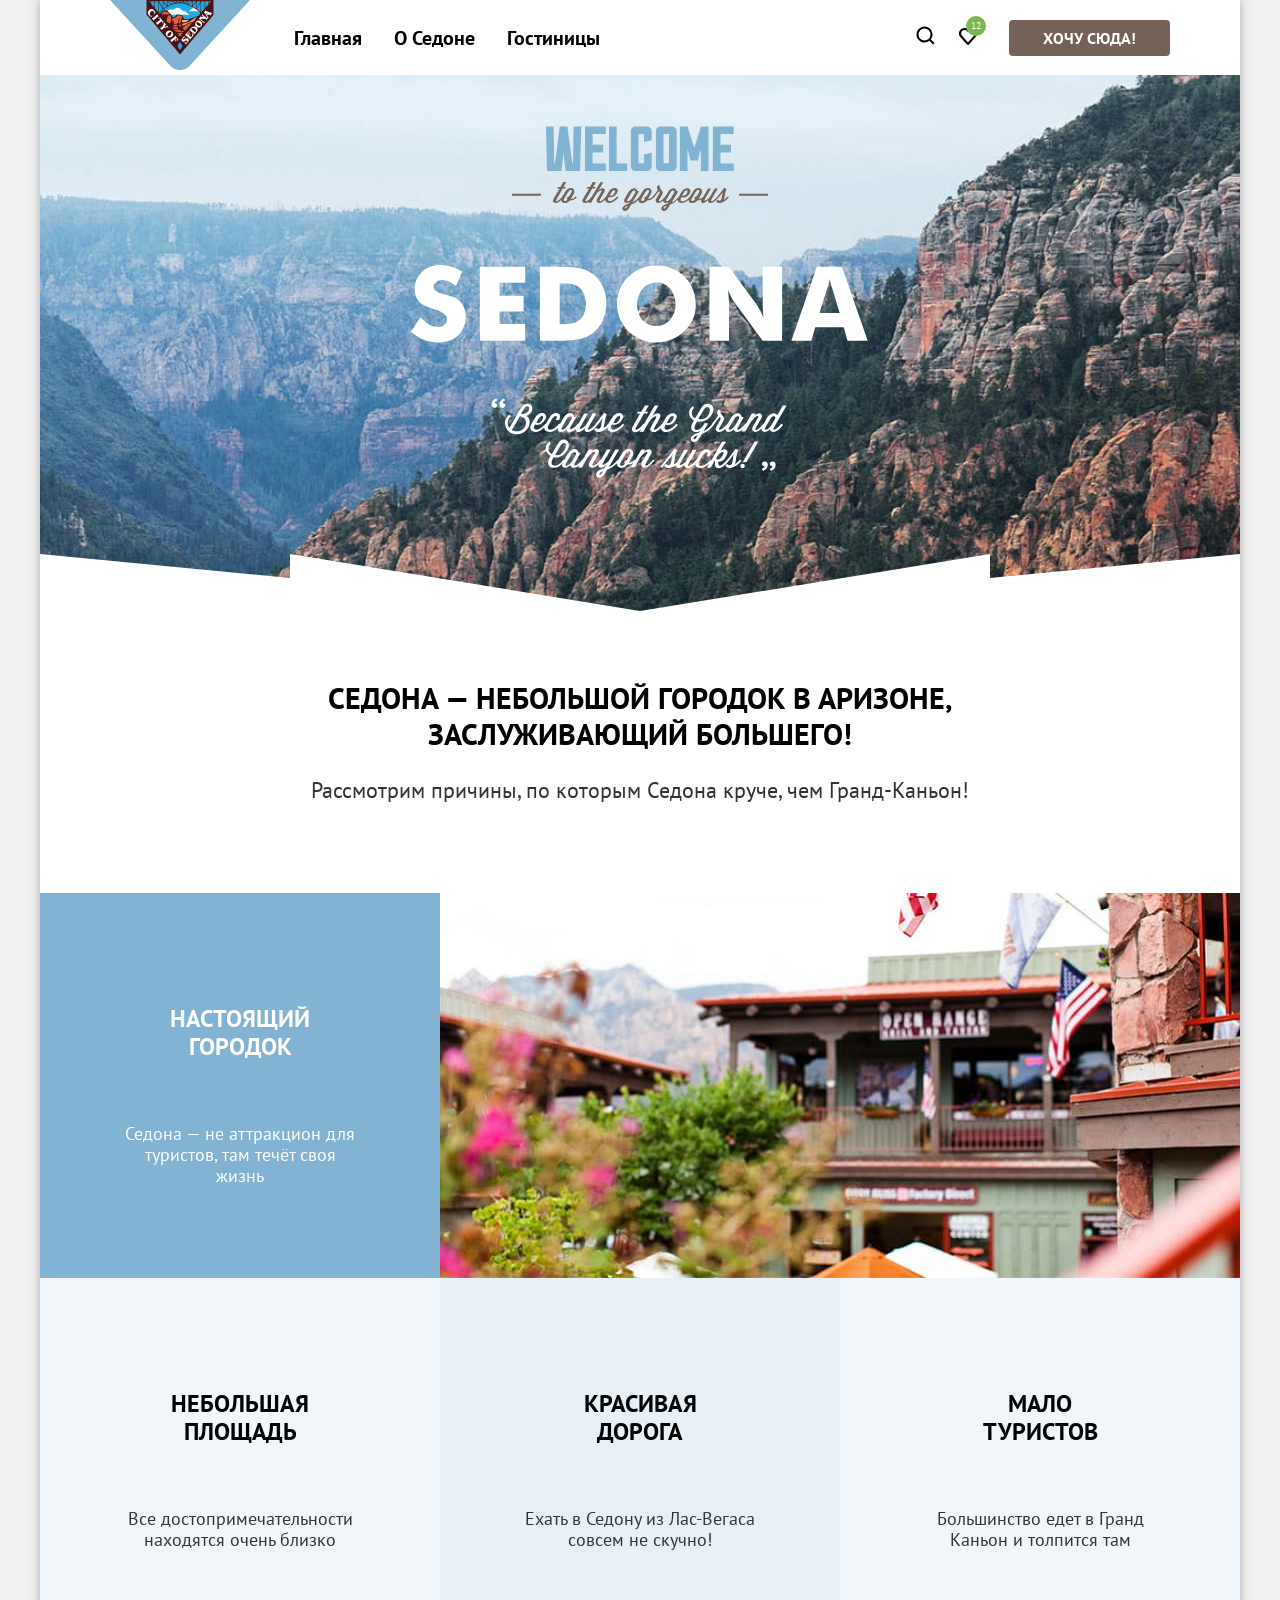
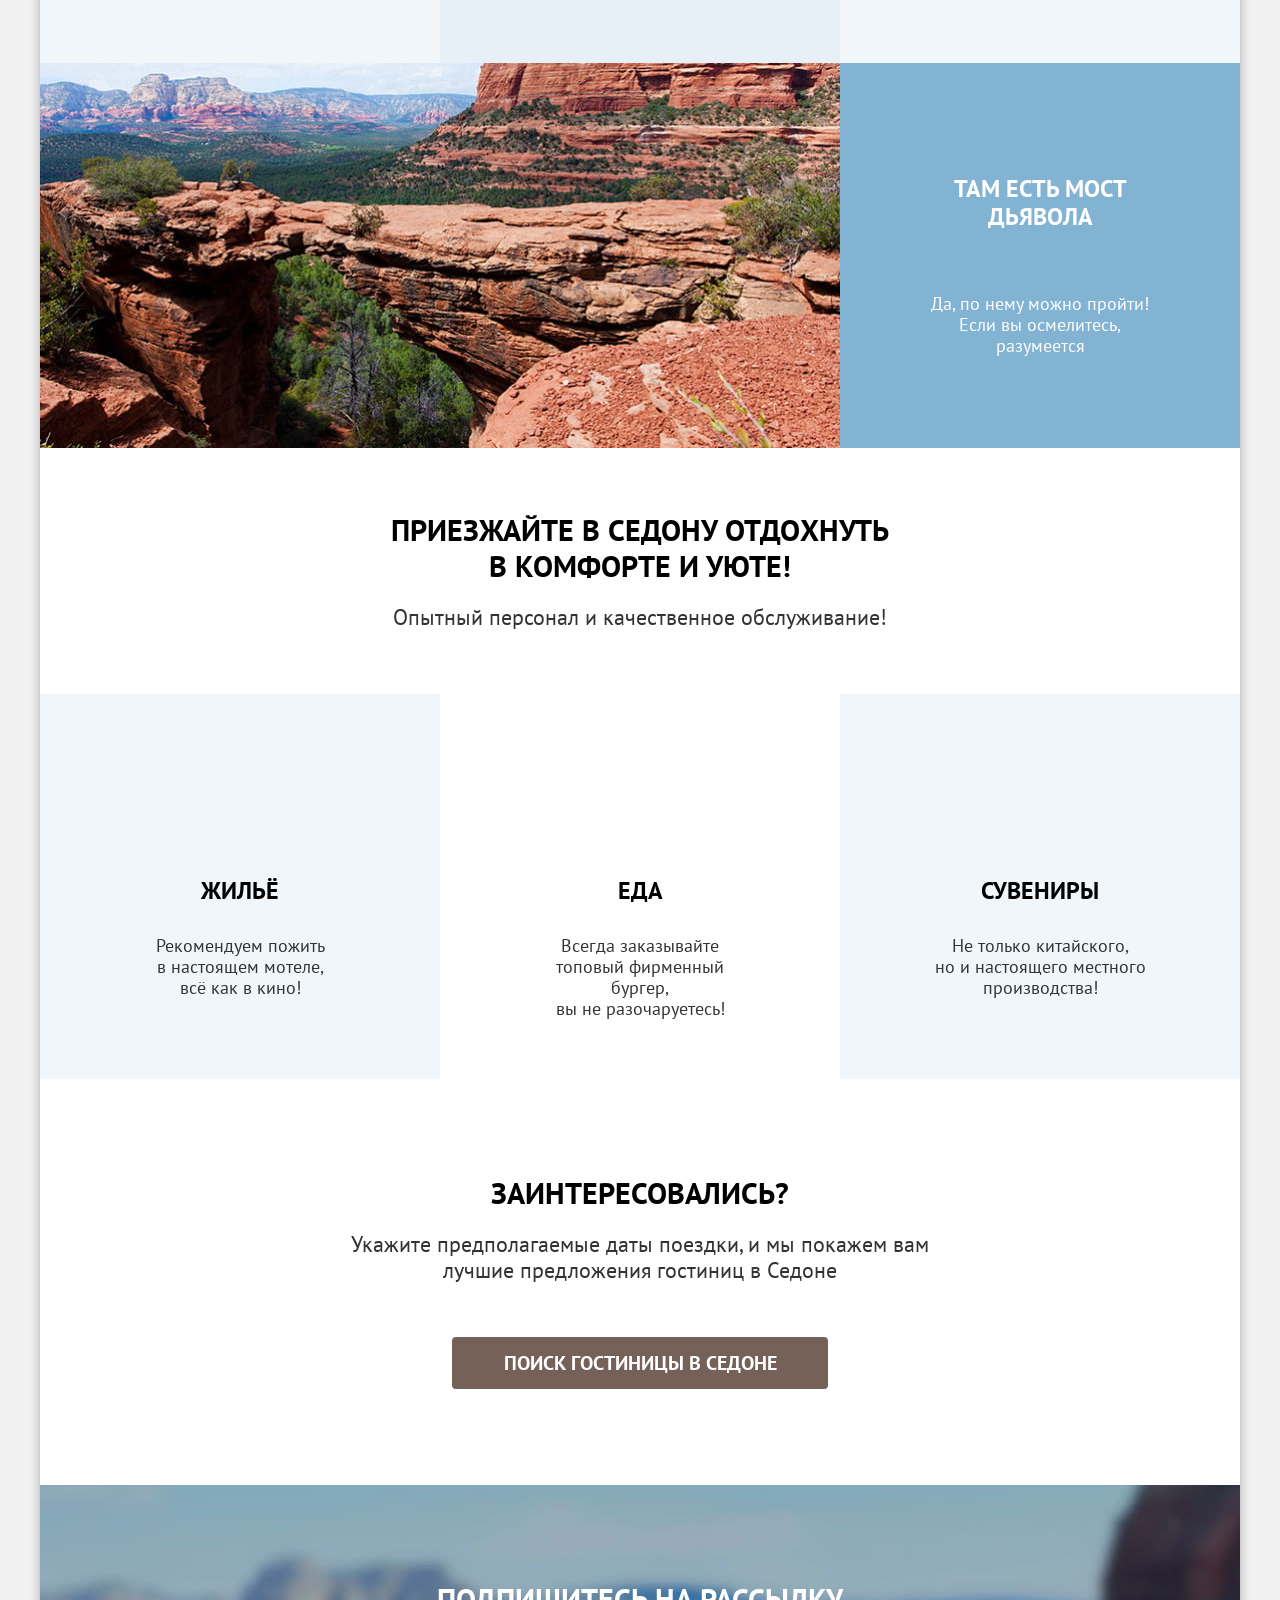
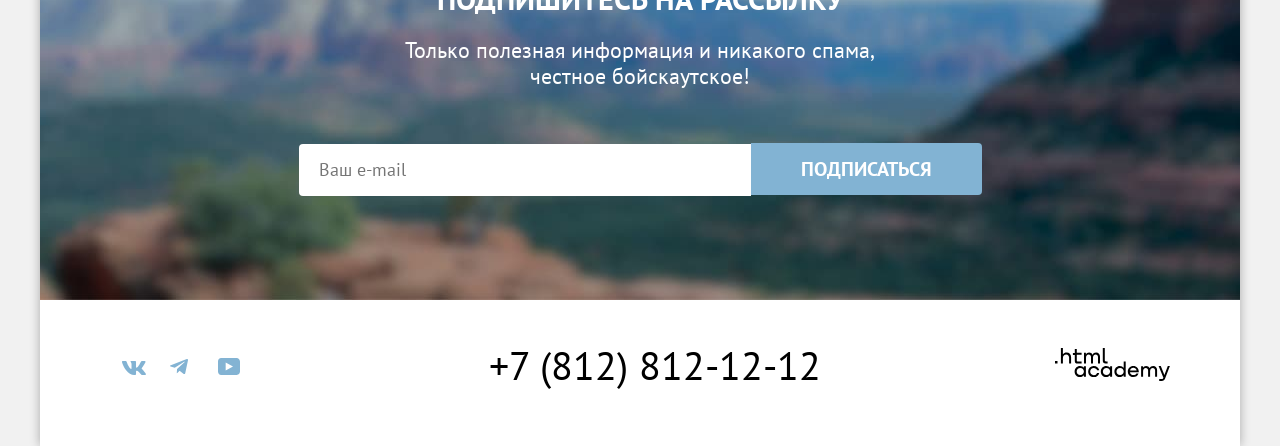
<file: index.html>
<!DOCTYPE html>
<html lang="ru">
  <head>
    <meta charset="utf-8">
    <title>
      HTML Academy: Седона
    </title>
    <link rel="stylesheet" href="styles/styles.css">
  </head>
  <body>
    <div class="page-container">
      <header class="page-header">
        <a class="header-logo" href="index.html" aria-current="page">
          <img class="header-logo-image" src="images/content/sedona-logo.svg" width="140" height="70" alt="Логотип города Седона">
        </a>
        <nav class="navigation">
          <ul class="navigation-list">
            <li class="navigation-item">
              <a class="navigation-link navigation-link-current" href="index.html">
                Главная
              </a>
            </li>
            <li class="navigation-item">
              <a href="#" class="navigation-link">
                О Седоне
              </a>
            </li>
            <li class="navigation-item">
              <a href="catalog.html" class="navigation-link">
                Гостиницы
              </a>
            </li>
          </ul>
          <div class="user-menu">
            <a href="#" class="navigation-link">
              <svg width="20" height="20" fill="none" xmlns="http://www.w3.org/2000/svg" viewBox="0 0 20 20">
                <path fill="#000" d="m19.5 18-3.7-3.67c1-1.3 1.7-2.98 1.7-4.87a8 8 0 0 0-8-7.96c-4.4 0-8 3.68-8 8.06a8 8 0 0 0 12.9 6.26l3.7 3.68zm-10-2.48a6 6 0 0 1-6-5.96 6 6 0 0 1 12 0 6 6 0 0 1-6 5.96"/>\
              </svg>
              <span class="visually-hidden">
                Поиск
              </span>
            </a>
            <div class="favourite-wrapper">
              <a href="#" class="navigation-link">
                <svg width="18" height="17" fill="none" xmlns="http://www.w3.org/2000/svg" viewBox="0 0 18 17">
                  <path fill="#000" d="M8.9 17a.9.9 0 0 1-.8-.4c-5.4-6.1-6.7-7.5-7-7.9A5.4 5.4 0 0 1 5.5 0C6.8 0 8 .5 9 1.3a5.46 5.46 0 0 1 9 4.1c0 1.3-.5 2.5-1.3 3.4l-7 7.9c-.2.2-.4.3-.8.3m-6-9.5c.3.4 3.5 4 6.1 6.9l6.2-7c.5-.5.7-1.2.7-2 0-1.8-1.5-3.3-3.3-3.3-1 0-2 .5-2.7 1.3-.3.3-.6.4-.9.4s-.6-.2-.8-.4c-.7-.8-1.7-1.3-2.7-1.3-1.8 0-3.3 1.5-3.3 3.3-.1.9.3 1.6.7 2.1q-.15 0 0 0"/>
                </svg>
                <span class="visually-hidden">
                  Понравившиеся гостиницы
                </span>
              </a>
              <span class="hotel-number color-second">
                12
              </span>
            </div>
            <a href="#" class="button want-here-button">
              Хочу сюда!
            </a>
          </div>
        </nav>
      </header>
      <main class="main-index">
        <section class="hero">
          <h1 class="visually-hidden">
            Приглашаем вас посетить Седону!
          </h1>
          <img class="hero-image" src="images/content/welcome.svg" lang="en" width="458" height="352" alt="Welcome to the gorgeous Sedona. Because the Great Canyon sucks!">
        </section>
        <section class="advantages">
          <h2 class="visually-hidden">
            Преимущества Седоны
          </h2>
          <p class="advantages-title">
            Седона — небольшой городок в Аризоне, заслуживающий большего!
          </p>
          <p class="advantages-subtitle">
            Рассмотрим причины, по которым Седона круче, чем Гранд-Каньон!
          </p>
          <ul class="advantages-list">
            <li class="advantages-item advantage-with-image">
              <div class="advantage-wrapper">
                <h3 class="advantages-item-title color-second">
                  Настоящий городок
                </h3>
                <p class="advantages-description color-second">
                  Седона — не аттракцион для туристов, там течёт своя жизнь
                </p>
              </div>
              <img class="advantages-image" width="800" height="385" src="images/content/sedona-street.jpg" alt="Улица Седоны">
            </li>
            <li class="advantages-item">
              <h3 class="advantages-item-title">
                Небольшая площадь
              </h3>
              <p class="advantages-description">
                Все достопримечательности находятся очень близко
              </p>
            </li>
            <li class="advantages-item advantages-odd">
              <h3 class="advantages-item-title">
                Красивая дорога
              </h3>
              <p class="advantages-description">
                Ехать в Седону из Лас-Вегаса совсем не скучно!
              </p>
            </li>
            <li class="advantages-item">
              <h3 class="advantages-item-title">
                Мало туристов
              </h3>
              <p class="advantages-description">
                Большинство едет в Гранд Каньон и толпится там
              </p>
            </li>
            <li class="advantages-item advantage-with-image">
              <img class="advantages-image" src="images/content/devils-bridge.jpg" width="800" height="385" alt="Мост дьявола">
              <div class="advantage-wrapper">
                <h3 class="advantages-item-title color-second">
                  Там есть мост дьявола
                </h3>
                <p class="advantages-description color-second">
                  Да, по нему можно пройти! Если вы осмелитесь, разумеется
                </p>
              </div>
            </li>
          </ul>
        </section>
        <section class="services">
          <h2 class="visually-hidden">
            Сервис
          </h2>
          <p class="services-title">
            Приезжайте в Седону отдохнуть в комфорте и уюте!
          </p>
          <p class="services-subtitle">
            Опытный персонал и качественное обслуживание!
          </p>
          <ul class="services-list">
            <li class="services-item">
              <h3 class="services-item-title">
                Жильё
              </h3>
              <p class="services-description">
                Рекомендуем пожить <br>в настоящем мотеле, <br>всё как в кино!
              </p>
            </li>
            <li class="services-item">
              <h3 class="services-item-title">
                Еда
              </h3>
              <p class="services-description">
                Всегда заказывайте <br>топовый фирменный бургер, <br>вы не разочаруетесь!
              </p>
            </li>
            <li class="services-item">
              <h3 class="services-item-title">
                Сувениры
              </h3>
              <p class="services-description">
                Не только китайского, <br>но и настоящего местного <br>производства!
              </p>
            </li>
          </ul>
        </section>
        <section class="apartment-search">
          <h2 class="visually-hidden">
            Поиск жилья
          </h2>
          <p class="apartment-search-title">
            Заинтересовались?
          </p>
          <p class="apartment-search-subtitle">
            Укажите предполагаемые даты поездки, и мы покажем вам лучшие предложения гостиниц в Седоне
          </p>
          <button class="button search-button" type="button">
            Поиск гостиницы в Седоне
          </button>
        </section>
        <section class="subscription subscription-index">
          <h2 class="subscription-title color-second">
            Подпишитесь на рассылку
          </h2>
          <p class="subscription-subtitle color-second">
            Только полезная информация и никакого спама, честное бойскаутское!
          </p>
          <form class="subscription-form" action="https://echo.htmlacademy.ru/" method="post">
            <label class="visually-hidden" for="user-email">
              Укажите ваш e-mail
            </label>
            <input class="email-field" type="email" name="user-email" id="user-email" placeholder="Ваш e-mail" required>
            <button class="button subscription-button" type="submit">
              Подписаться
            </button>
          </form>
        </section>
      </main>
      <footer class="page-footer">
        <h2 class="visually-hidden">
          Наши социальные сети
        </h2>
        <ul class="socials-list">
          <li class="socials-item">
            <a class="socials-link" href="https://vk.com/htmlacademy">
              <svg xmlns="http://www.w3.org/2000/svg" width="24" height="14" fill="none" viewBox="0 0 24 14">
                <path fill="#83b3d3" fill-rule="evenodd" d="M23.45.95c.17-.55 0-.95-.8-.95h-2.62c-.67 0-.98.35-1.14.73 0 0-1.34 3.2-3.23 5.27-.61.6-.89.8-1.22.8-.17 0-.42-.2-.42-.74V.95c0-.66-.18-.95-.74-.95H9.15c-.42 0-.67.3-.67.6 0 .61.95.76 1.05 2.5v3.8c0 .84-.16.99-.5.99-.88 0-3.05-3.21-4.33-6.89-.25-.71-.5-1-1.17-1H.9C.15 0 0 .35 0 .73c0 .68.89 4.07 4.14 8.55C6.32 12.34 9.38 14 12.16 14c1.67 0 1.88-.37 1.88-1v-2.32c0-.73.16-.88.69-.88.38 0 1.05.2 2.61 1.67C19.11 13.22 19.4 14 20.41 14h2.62c.75 0 1.13-.37.91-1.1-.24-.72-1.09-1.77-2.21-3.02-.62-.7-1.53-1.47-1.81-1.86-.4-.49-.28-.7 0-1.14 0 0 3.2-4.43 3.53-5.93" clip-rule="evenodd"/>
              </svg>
              <span class="visually-hidden">
                ВКонтакте
              </span>
            </a>
          </li>
          <li class="socials-item">
            <a class="socials-link" href="https://t.me/htmlacademy">
              <svg xmlns="http://www.w3.org/2000/svg" width="18" height="16" fill="none" viewBox="0 0 18 16">
                <path fill="#83b3d3" d="M16.79.1.84 6.25c-1.09.43-1.08 1.04-.2 1.31l4.1 1.28 9.47-5.98c.44-.27.85-.12.52.18L7.05 9.96l-.28 4.22c.41 0 .6-.19.83-.41l1.99-1.93 4.13 3.05c.77.42 1.31.2 1.5-.7l2.72-12.8c.28-1.12-.43-1.62-1.16-1.3"/>
              </svg>
              <span class="visually-hidden">
                Телеграм
              </span>
            </a>
          </li>
          <li class="socials-item">
            <a class="socials-link" href="https://www.youtube.com/user/htmlacademyru">
              <svg xmlns="http://www.w3.org/2000/svg" width="22" height="17" fill="none" viewBox="0 0 22 17">
                <path fill="#83b3d3" d="M18.6 0H3.18C1.31 0 0 1.6 0 3.4v10.1C0 15.4 1.31 17 3.17 17h15.66c1.64 0 3.17-1.6 3.17-3.4V3.4C21.78 1.6 20.47 0 18.6 0M7.67 12.54V4.46L15 8.5z"/>
              </svg>
              <span class="visually-hidden" lang="en">
                YouTube
              </span>
            </a>
          </li>
        </ul>
        <h2 class="visually-hidden">
          Наши контакты
        </h2>
        <address class="contacts-address">
          <a class="contacts-phone" href="tel:+78128121212">
            +7 (812) 812-12-12
          </a>
        </address>
        <a class="developer-link" href="https://htmlacademy.ru/intensive/htmlcss">
          <span class="visually-hidden">
            Сайт разработан HTML Academy
          </span>
          <img class="html-academy-logo" src="images/content/html-academy-logo.svg" width="115" height="33" alt="Логотип разработчика">
        </a>
      </footer>
    </div>
  </body>
</html>
</file>
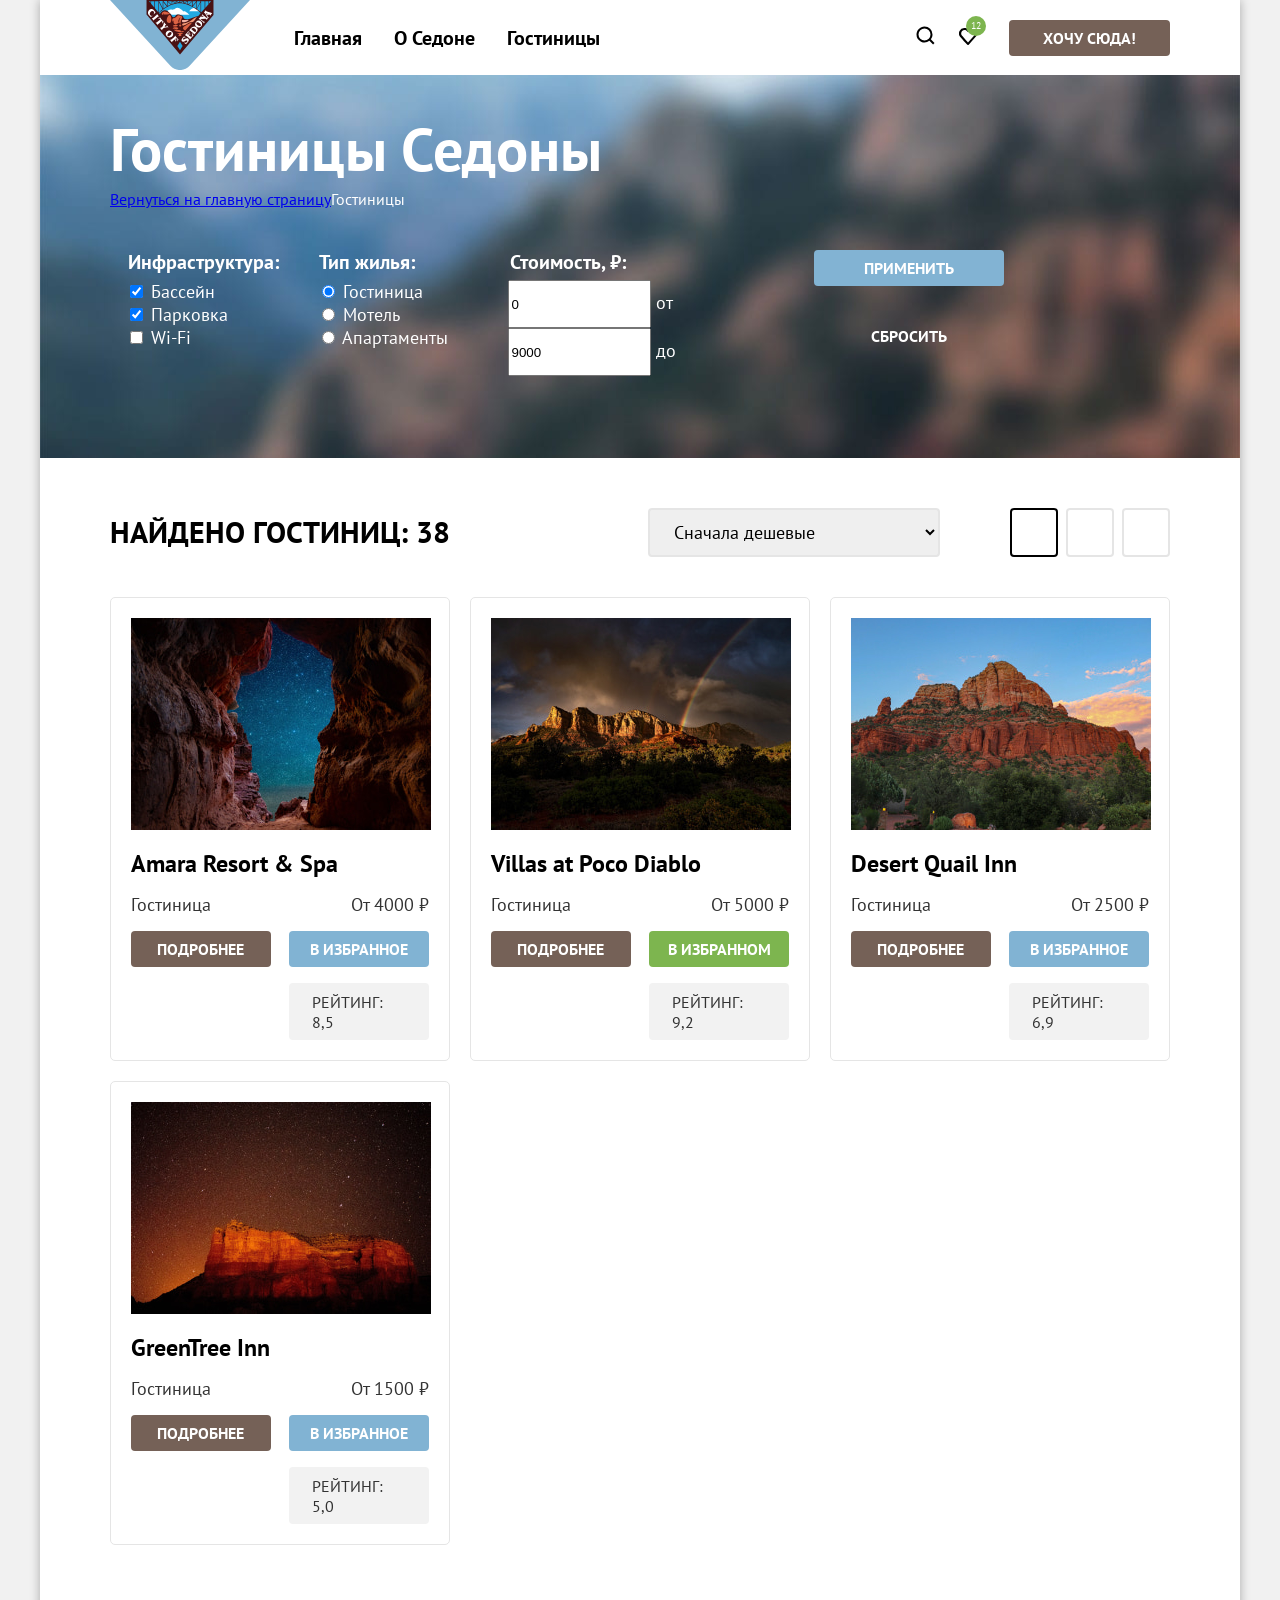
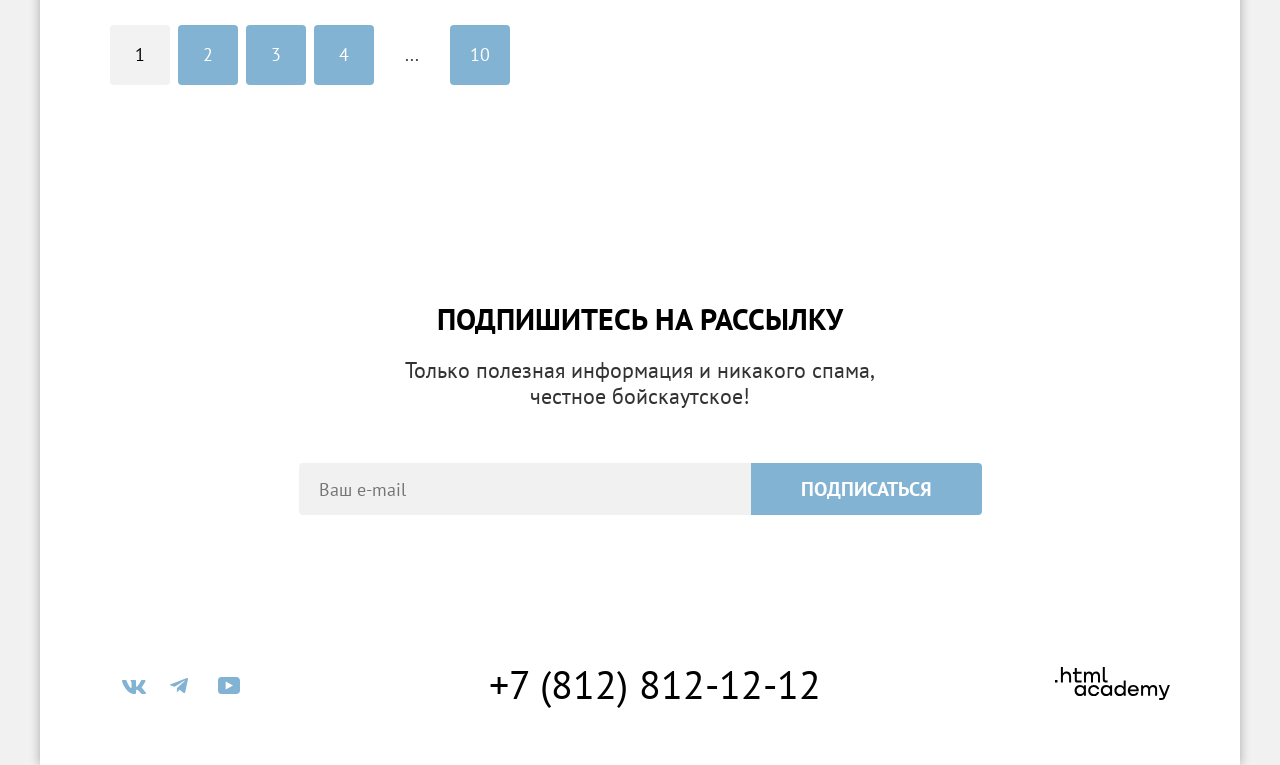
<file: catalog.html>
<!DOCTYPE html>
<html lang="ru">
  <head>
    <meta charset="utf-8">
    <title>
      HTML Academy: Седона
    </title>
    <link rel="stylesheet" href="styles/styles.css">
  </head>
  <body>
    <div class="page-container">
      <header class="page-header">
        <a class="header-logo" href="index.html">
          <img class="header-logo-image" src="images/content/sedona-logo.svg" width="140" height="70" alt="Логотип города Седона">
        </a>
        <nav class="navigation">
          <ul class="navigation-list">
            <li class="navigation-item">
              <a href="index.html" class="navigation-link">
                Главная
              </a>
            </li>
            <li class="navigation-item">
              <a href="#" class="navigation-link">
                О Седоне
              </a>
            </li>
            <li class="navigation-item">
              <a class="navigation-link navigation-link-current">
                Гостиницы
              </a>
            </li>
          </ul>
          <div class="user-menu">
            <a href="#" class="navigation-link">
              <svg width="20" height="20" fill="none" xmlns="http://www.w3.org/2000/svg" viewBox="0 0 20 20">
                <path fill="#000" d="m19.5 18-3.7-3.67c1-1.3 1.7-2.98 1.7-4.87a8 8 0 0 0-8-7.96c-4.4 0-8 3.68-8 8.06a8 8 0 0 0 12.9 6.26l3.7 3.68zm-10-2.48a6 6 0 0 1-6-5.96 6 6 0 0 1 12 0 6 6 0 0 1-6 5.96"/>\
              </svg>
              <span class="visually-hidden">
                Поиск
              </span>
            </a>
            <div class="favourite-wrapper">
              <a href="#" class="navigation-link">
                <svg width="18" height="17" fill="none" xmlns="http://www.w3.org/2000/svg" viewBox="0 0 18 17">
                  <path fill="#000" d="M8.9 17a.9.9 0 0 1-.8-.4c-5.4-6.1-6.7-7.5-7-7.9A5.4 5.4 0 0 1 5.5 0C6.8 0 8 .5 9 1.3a5.46 5.46 0 0 1 9 4.1c0 1.3-.5 2.5-1.3 3.4l-7 7.9c-.2.2-.4.3-.8.3m-6-9.5c.3.4 3.5 4 6.1 6.9l6.2-7c.5-.5.7-1.2.7-2 0-1.8-1.5-3.3-3.3-3.3-1 0-2 .5-2.7 1.3-.3.3-.6.4-.9.4s-.6-.2-.8-.4c-.7-.8-1.7-1.3-2.7-1.3-1.8 0-3.3 1.5-3.3 3.3-.1.9.3 1.6.7 2.1q-.15 0 0 0"/>
                </svg>
                <span class="visually-hidden">
                  Понравившиеся гостиницы
                </span>
              </a>
              <span class="hotel-number color-second">
                12
              </span>
            </div>
            <a href="#" class="button want-here-button">
              Хочу сюда!
            </a>
          </div>
        </nav>
      </header>
      <main class="main-container main-catalog">
        <div class="search-wrapper">
          <header class="main-header color-second">
            <h1 class="main-header-title">
              Гостиницы Седоны
            </h1>
            <ul class="breadcrumbs">
              <li class="breadcrumbs-item">
                <a class="breadcrumbs-link" href="index.html">
                  Вернуться на главную страницу
                </a>
              </li>
              <li class="breadcrumbs-item">
                <a class="breadcrumbs-link">
                  Гостиницы
                </a>
              </li>
            </ul>
          </header>
          <section class="search-filters color-second">
            <h2 class="visually-hidden">
              Фильтры для поиска
            </h2>
            <form class="search-form" action="https://echo.htmlacademy.ru/" method="get">
              <fieldset class="infrastructure-filters">
                <legend class="filter-name">
                  Инфраструктура:
                </legend>
                <label class="control-name" for="swimming-pool">
                  <input class="control" type="checkbox" id="swimming-pool" name="swimming-pool" checked>
                  <span>Бассейн</span>
                </label>
                <label class="control-name" for="parking">
                  <input class="control" type="checkbox" id="parking" name="parking" checked>
                  <span>Парковка</span>
                </label>
                <label class="control-name" for="wi-fi">
                  <input class="control" type="checkbox" id="wi-fi" name="wi-fi">
                  <span>Wi-Fi</span>
                </label>
              </fieldset>
              <fieldset class="housing-filters">
                <legend class="filter-name">
                  Тип жилья:
                </legend>
                <label class="control-name" for="hotel">
                  <input class="control" type="radio" name="housing-type" id="hotel" value="hotel" checked>
                  <span>Гостиница</span>
                </label>
                <label class="control-name" for="motel">
                  <input class="control" type="radio" name="housing-type" id="motel" value="motel">
                  <span>Мотель</span>
                </label>
                <label class="control-name" for="apartment">
                  <input class="control" type="radio" name="housing-type" id="apartment" value="apartment">
                  <span>Апартаменты</span>
                </label>
              </fieldset>
              <fieldset class="price">
                <legend class="filter-name">
                  Стоимость, ₽:
                </legend>
                <label for="price-min">
                  <input class="price-range" type="number" id="price-min" name="price-min" min="0" value="0">
                  <span>от</span>
                </label>
                <label for="price-max">
                  <input class="price-range" type="number" id="price-max" name="price-max" min="0" value="9000">
                  <span>до</span>
                </label>
              </fieldset>
              <div class="button-wrapper">
                <button class="button apply-button" type="submit">
                  Применить
                </button>
                <button class="button reset-button" type="reset">
                  Сбросить
                </button>
              </div>
            </form>
          </section>
        </div>
        <section class="search-results">
          <h2 class="visually-hidden">
            Результаты поиска
          </h2>
          <div class="results-sort-wrapper">
            <p class="search-results-title">
            Найдено гостиниц:
              <span class="hotels-number">
                38
              </span>
            </p>
            <div class="sort-wrapper">
              <select class="sort-order" name="sort-order" aria-label="Сортировка">
                <option value="cheap">Сначала дешевые</option>
                <option value="expensive">Сначала дорогие</option>
                <option value="popular">Сначала популярные</option>
              </select>
              <ul class="view-list">
                <li class="view-item view-current">
                  <a class="view-link" href="catalog.html?view=tile">
                    <span class="visually-hidden">
                      Показать в виде плитки
                    </span>
                  </a>
                </li>
                <li class="view-item">
                  <a class="view-link" href="catalog.html?view=card">
                    <span class="visually-hidden">
                      Показать в виде карточек
                    </span>
                  </a>
                </li>
                <li class="view-item">
                  <a class="view-link" href="catalog.html?view=list">
                    <span class="visually-hidden">
                      Показать в виде списка
                    </span>
                  </a>
                </li>
              </ul>
            </div>
          </div>
          <ul class="housing-card-list">
            <li class="housing-card">
              <a class="housing-card-link" href="#">
                <img class="housing-card-image" src="images/content/amara-resort-spa.jpg" width="300" height="212" alt="Ущелье на фоне звёздного неба">
                <h3 class="housing-card-title">
                  Amara Resort & Spa
                </h3>
              </a>
              <span class="housing-card-type">Гостиница</span>
              <span class="housing-card-price">От 4000 ₽</span>
              <a class="button details-button" href="#">Подробнее</a>
               <button class="button add-to-favourite" type="button">
                 В избранное
              </button>
               <span class="rating-stars">
                 <span class="visually-hidden">Четыре звезды</span>
              </span>
              <span class="housing-card-rating">
                Рейтинг: 8,5
              </span>
            </li>
            <li class="housing-card">
              <a class="housing-card-link" href="#">
                <img class="housing-card-image" src="images/content/villas-poco-diablo.jpg" width="300" height="212" alt="Скалы на фоне радуги">
                <h3 class="housing-card-title">
                  Villas at Poco Diablo
                </h3>
              </a>
              <span class="housing-card-type">Гостиница</span>
              <span class="housing-card-price">От 5000 ₽</span>
              <a class="button details-button" href="#">Подробнее</a>
              <button class="button favourite" type="button">
                В избранном
              </button>
              <span class="rating-stars">
                <span class="visually-hidden">Четыре звезды</span>
              </span>
              <span class="housing-card-rating">
                Рейтинг: 9,2
              </span>
            </li>
            <li class="housing-card">
              <a class="housing-card-link" href="#">
                <img class="housing-card-image" src="images/content/desert-quail-inn.jpg" width="300" height="212" alt="Скалы, покрытые зеленью">
                <h3 class="housing-card-title">
                  Desert Quail Inn
                </h3>
              </a>
              <span class="housing-card-type">Гостиница</span>
              <span class="housing-card-price">От 2500 ₽</span>
              <a class="button details-button" href="#">Подробнее</a>
              <button class="button add-to-favourite" type="button">
                В избранное
              </button>
              <span class="rating-stars">
                <span class="visually-hidden">Три звезды</span>
              </span>
              <span class="housing-card-rating">
                Рейтинг: 6,9
              </span>
            </li>
            <li class="housing-card">
              <a class="housing-card-link" href="#">
                <img class="housing-card-image" src="images/content/greentree-inn.jpg" width="300" height="212" alt="Скалы на фоне звёздного неба">
                <h3 class="housing-card-title">
                  GreenTree Inn
                </h3>
              </a>
              <span class="housing-card-type">Гостиница</span>
              <span class="housing-card-price">От 1500 ₽</span>
              <a class="button details-button" href="#">Подробнее</a>
              <button class="button add-to-favourite" type="button">
                В избранное
              </button>
              <span class="rating-stars">
                <span class="visually-hidden">Две звезды</span>
              </span>
              <span class="housing-card-rating">
                Рейтинг: 5,0
              </span>
            </li>
          </ul>
          <ul class="pagination">
            <li class="pagination-item">
              <a class="pagination-link pagination-current">
                1
              </a>
            </li>
            <li class="pagination-item">
              <a class="pagination-link" href="#">
                2
              </a>
            </li>
            <li class="pagination-item">
              <a class="pagination-link" href="#">
                3
              </a>
            </li>
            <li class="pagination-item">
              <a class="pagination-link" href="#">
                4
              </a>
            </li>
            <li class="pagination-item">
              <span class="pagination-dots">
                ...
              </span>
            </li>
            <li class="pagination-item">
              <a class="pagination-link" href="#">
                10
              </a>
            </li>
          </ul>
        </section>
        <section class="subscription">
          <h2 class="subscription-title">
            Подпишитесь на рассылку
          </h2>
          <p class="subscription-subtitle">
            Только полезная информация и никакого спама, честное бойскаутское!
          </p>
          <form class="subscription-form" action="https://echo.htmlacademy.ru/" method="post">
            <label class="visually-hidden" for="user-email">
              Укажите ваш e-mail
            </label>
            <input class="email-field email-catalog" type="email" name="user-email" id="user-email" placeholder="Ваш e-mail" required>
            <button class="button subscription-button" type="submit">
              Подписаться
            </button>
          </form>
        </section>
      </main>
      <footer class="page-footer">
        <h2 class="visually-hidden">
          Наши социальные сети
        </h2>
        <ul class="socials-list">
          <li class="socials-item">
            <a class="socials-link" href="https://vk.com/htmlacademy">
              <svg xmlns="http://www.w3.org/2000/svg" width="24" height="14" fill="none" viewBox="0 0 24 14">
                <path fill="#83b3d3" fill-rule="evenodd" d="M23.45.95c.17-.55 0-.95-.8-.95h-2.62c-.67 0-.98.35-1.14.73 0 0-1.34 3.2-3.23 5.27-.61.6-.89.8-1.22.8-.17 0-.42-.2-.42-.74V.95c0-.66-.18-.95-.74-.95H9.15c-.42 0-.67.3-.67.6 0 .61.95.76 1.05 2.5v3.8c0 .84-.16.99-.5.99-.88 0-3.05-3.21-4.33-6.89-.25-.71-.5-1-1.17-1H.9C.15 0 0 .35 0 .73c0 .68.89 4.07 4.14 8.55C6.32 12.34 9.38 14 12.16 14c1.67 0 1.88-.37 1.88-1v-2.32c0-.73.16-.88.69-.88.38 0 1.05.2 2.61 1.67C19.11 13.22 19.4 14 20.41 14h2.62c.75 0 1.13-.37.91-1.1-.24-.72-1.09-1.77-2.21-3.02-.62-.7-1.53-1.47-1.81-1.86-.4-.49-.28-.7 0-1.14 0 0 3.2-4.43 3.53-5.93" clip-rule="evenodd"/>
              </svg>
              <span class="visually-hidden">
                ВКонтакте
              </span>
            </a>
          </li>
          <li class="socials-item">
            <a class="socials-link" href="https://t.me/htmlacademy">
              <svg xmlns="http://www.w3.org/2000/svg" width="18" height="16" fill="none" viewBox="0 0 18 16">
                <path fill="#83b3d3" d="M16.79.1.84 6.25c-1.09.43-1.08 1.04-.2 1.31l4.1 1.28 9.47-5.98c.44-.27.85-.12.52.18L7.05 9.96l-.28 4.22c.41 0 .6-.19.83-.41l1.99-1.93 4.13 3.05c.77.42 1.31.2 1.5-.7l2.72-12.8c.28-1.12-.43-1.62-1.16-1.3"/>
              </svg>
              <span class="visually-hidden">
                Телеграм
              </span>
            </a>
          </li>
          <li class="socials-item">
            <a class="socials-link" href="https://www.youtube.com/user/htmlacademyru">
              <svg xmlns="http://www.w3.org/2000/svg" width="22" height="17" fill="none" viewBox="0 0 22 17">
                <path fill="#83b3d3" d="M18.6 0H3.18C1.31 0 0 1.6 0 3.4v10.1C0 15.4 1.31 17 3.17 17h15.66c1.64 0 3.17-1.6 3.17-3.4V3.4C21.78 1.6 20.47 0 18.6 0M7.67 12.54V4.46L15 8.5z"/>
              </svg>
              <span class="visually-hidden" lang="en">
                YouTube
              </span>
            </a>
          </li>
        </ul>
        <h2 class="visually-hidden">
          Наши контакты
        </h2>
        <address class="contacts-address">
          <a class="contacts-phone" href="tel:+78128121212">
            +7 (812) 812-12-12
          </a>
        </address>
        <a class="developer-link" href="https://htmlacademy.ru/intensive/htmlcss">
          <span class="visually-hidden">
            Сайт разработан HTML Academy
          </span>
          <img class="html-academy-logo" src="images/content/html-academy-logo.svg" width="115" height="33" alt="Логотип разработчика">
        </a>
      </footer>
    </div>
  </body>
</html>
</file>
<file: styles/styles.css>
@font-face {
  font-family: "PT Sans";
  font-style: normal;
  font-weight: 400;
  src: url("../fonts/ptsans-400.woff2") format("woff2");
  font-display: swap;
}

@font-face {
  font-family: "PT Sans";
  font-style: normal;
  font-weight: 700;
  src: url("../fonts/ptsans-700.woff2") format("woff2");
  font-display: swap;
}

html {
  height: 100%;
}

body {
  margin: 0;
  height: 100%;
  font-family: "PT Sans", "Arial", sans-serif;
  font-size: 18px;
  line-height: 21px;
  font-weight: 400;
  color: #333333;
  background-color: #f1f1f1;
}

.page-container {
  margin: 0 auto;
  width: 1200px;
  min-height: 100%;
  display: flex;
  flex-direction: column;
  background-color: #ffffff;
  box-shadow: 0px 0px 10px rgba(0, 0, 0, 0.3);
}

.visually-hidden {
  position: absolute;
  width: 1px;
  height: 1px;
  margin: -1px;
  padding: 0;
  border: 0;
  clip: rect(0 0 0 0);
  overflow: hidden;
}

.button {
  padding: 8px 50px;
  font-family: inherit;
  font-size: 16px;
  line-height: 20px;
  font-weight: 700;
  color: #ffffff;
  text-decoration: none;
  text-transform: uppercase;
  border-radius: 4px;
  border: none;
}

.page-header {
  padding: 0 70px;
  display: flex;
  justify-content: space-between;
  font-size: 20px;
  line-height: 24px;
  font-weight: 700;
  color: #000000;
}

.navigation {
  width: 892px;
  display: flex;
  justify-content: space-between;
  align-items: center;
}

.navigation-list {
  margin: 0;
  padding: 0;
  width: 465px;
  display: flex;
  flex-wrap: wrap;
  list-style-type: none;
}

.navigation-link {
  padding: 20px 16px;
  display: block;
  color: inherit;
  text-decoration: none;
}

.user-menu {
  width: 315px;
  display: flex;
  justify-content: end;
  align-items: center;
  flex-wrap: wrap;
}

.user-menu .navigation-link {
  padding: 22px 12px;
}

.favourite-wrapper {
  position: relative;
  display: inline-block;
  margin-right: 20px;
}

.hotel-number {
  position: absolute;
  top: 12px;
  right: 3px;
  width: 20px;
  height: 20px;
  font-size: 10px;
  line-height: 20px;
  font-weight: 400;
  text-align: center;
  background-color: #7db54f;
  border-radius: 10px;
}

.want-here-button {
  padding-inline: 34px;
  background-color: #756157;
}

.main-index {
  flex-grow: 1;
  text-align: center;
}

.hero {
  padding-top: 51px;
  min-height: 485px;
  background-color: #507da5;
  background-image: url("../images/background/divider.svg"), url("../images/background/hero-background.jpg");
  background-position: center bottom, center top;
  background-size: 100% auto, cover;
  background-repeat: no-repeat, no-repeat;
}

.advantages {
  padding-top: 69px;
}

.advantages-title {
  margin: 0 auto 25px;
  padding: 0;
  width: 640px;
  font-size: 30px;
  line-height: 36px;
  font-weight: 700;
  color: #000000;
  text-transform: uppercase;
}

.advantages-subtitle {
  margin: 0 0 90px 0;
  padding: 0;
  font-size: 22px;
  line-height: 26px;
}

.advantages-list {
  margin: 0;
  padding: 0;
  display: flex;
  flex-wrap: wrap;
  list-style-type: none;
}

.advantages-item {
  padding-top: 112px;
  min-height: 385px;
  width: 400px;
  box-sizing: border-box;
  background-color: #f0f6fa;
}

.advantage-with-image {
  padding-top: 0;
  width: 100%;
  display: flex;
  justify-content: space-between;
  background-color: #82b3d3;
}

.advantages-image {
  object-fit: contain;
}

.advantage-wrapper {
  padding-top: 112px;
  margin: 0 auto;
}

.advantages-odd {
  background-color: #e6f0f6;
}

.advantages-item-title {
  margin: 0 auto 62px;
  width: 175px;
  font-size: 24px;
  line-height: 28px;
  font-weight: 700;
  color: #000000;
  text-transform: uppercase;
}

.advantages-description {
  margin: 0 auto;
  width: 230px;
}

.services {
  padding-top: 64px;
}

.services-title {
  margin: 0 auto 20px;
  padding: 0;
  width: 510px;
  font-size: 30px;
  line-height: 36px;
  font-weight: 700;
  color: #000000;
  text-transform: uppercase;
}

.services-subtitle {
  margin: 0 0 64px;
  padding: 0;
  font-size: 22px;
  line-height: 26px;
}

.services-list {
  margin: 0;
  padding: 0;
  display: flex;
  flex-wrap: wrap;
  list-style-type: none;
}

.services-item {
  width: 400px;
  min-height: 385px;
  box-sizing: border-box;
  padding-top: 183px;
}

.services-item:nth-child(odd) {
  background-color: #f0f6fa;
}

.services-item-title {
  margin: 0 auto 30px;
  padding: 0;
  font-size: 24px;
  line-height: 28px;
  font-weight: 700;
  color: #000000;
  text-transform: uppercase;
}

.services-description {
  margin: 0 auto;
  width: 230px;
}

.apartment-search {
  padding: 96px 304px;
}

.apartment-search-title {
  margin: 0 0 20px;
  padding: 0;
  font-size: 30px;
  line-height: 36px;
  font-weight: 700;
  color: #000000;
  text-transform: uppercase;
}

.apartment-search-subtitle {
  margin: 0 0 54px;
  padding: 0;
  font-size: 22px;
  line-height: 26px;
}

.search-button {
  background-color: #756157;
  width: 376px;
  font-size: 20px;
  line-height: 36px;
}

.subscription {
  padding: 96px 0 104px;
  text-align: center;
}

.subscription-index {
  background-color: #507da5;
  background-image: url("../images/background/subscribe-background.jpg");
  background-position: center center;
  background-size: cover;
  background-repeat: no-repeat;
}

.subscription-title {
  margin: 0 0 20px;
  padding: 0;
  font-size: 30px;
  line-height: 36px;
  font-weight: 700;
  color: #000000;
  text-transform: uppercase;
}

.subscription-subtitle {
  margin: 0 auto 54px;
  padding: 0;
  width: 475px;
  font-size: 22px;
  line-height: 26px;
}

.email-field {
  padding-left: 20px;
  width: 452px;
  height: 52px;
  box-sizing: border-box;
  font-family: inherit;
  font-size: inherit;
  line-height: 24px;
  border-radius: 4px 0 0 4px;
  border: none;
}

.email-catalog {
  background-color: #f1f1f1;
}

.subscription-button {
  margin-left: -5px;
  font-size: 20px;
  line-height: 36px;
  background-color: #82b3d3;
  border-radius: 0 4px 4px 0;
}

.main-header-title {
  margin: 0;
  padding: 0;
  font-size: 60px;
  line-height: 78px;
}

.breadcrumbs {
  margin: 0 0 40px;
  padding: 0;
  display: flex;
  flex-wrap: wrap;
  list-style-type: none;
}

.breadcrumbs-link {
  font-size: 16px;
  line-height: 21px;
}

.search-wrapper {
  padding: 35px 70px 70px;
  background-color: #507da5;
  background-image: url("../images/background/catalog-background.jpg");
  background-position: center center;
  background-size: cover;
  background-repeat: no-repeat;
}

.search-form {
  display: flex;
  flex-wrap: wrap;
}

.infrastructure-filters {
  width: 160px;
  display: flex;
  flex-direction: column;
  border: 0;
}

.housing-filters {
  width: 160px;
  display: flex;
  flex-direction: column;
  border: 0;
}

.filter-name {
  font-size: 20px;
  line-height: 24px;
  font-weight: 700;
}

.control-name {
  line-height: 23px;
}

.price {
  width: 290px;
  border: 0;
  font-family: inherit;
  line-height: 24px;
}

.price-range {
  width: 143px;
  height: 48px;
  box-sizing: border-box;
}

.button-wrapper {
  display: flex;
  flex-direction: column;
  align-items: center;
}

.apply-button {
  margin: 0 0 32px;
  background-color: #82b3d3;
}

.reset-button {
  padding-inline: 58px;
  background-color: transparent;
}

.search-results {
  padding: 50px 70px 60px;
}

.results-sort-wrapper {
  margin: 0 0 40px;
  display: flex;
  justify-content: space-between;
  align-items: center;
}

.search-results-title {
  max-width: 450px;
  margin: 0;
  padding: 0;
  font-size: 30px;
  line-height: 36px;
  font-weight: 700;
  color: #000000;
  text-transform: uppercase;
}

.sort-wrapper {
  display: flex;
}

.sort-order {
  margin: 0 70px 0 0;
  padding-left: 20px;
  width: 292px;
  height: 49px;
  box-sizing: border-box;
  font-size: inherit;
  font-family: inherit;
  border: 2px solid #e5e5e5;
  border-radius: 4px;
}

.view-list {
  display: flex;
  margin: 0;
  padding: 0;
  list-style-type: none;
}

.view-item {
  min-width: 48px;
  min-height: 48px;
  box-sizing: border-box;
  border: 2px solid #e5e5e5;
  border-radius: 4px;
}

.view-item:not(:last-child) {
  margin-right: 8px;
}

.view-current {
  border-color: #000000;
}

.housing-card-list {
  margin: 0 0 40px;
  padding: 0;
  display: grid;
  grid-template-columns: repeat(3, 340px);
  gap: 20px;
  list-style-type: none;
}

.housing-card {
  display: grid;
  grid-template-columns: repeat(2, 140px);
  grid-template-rows: auto 1fr;
  justify-content: space-between;
  padding: 20px;
  border: 1px solid #e5e5e5;
  border-radius: 5px;
}

.housing-card-image {
  grid-column: 1 / -1;
  margin: 0 0 16px;
  object-fit: contain;
}

.housing-card-title {
  grid-column: 1 / -1;
  min-width: 300px;
  margin: 0 0 16px;
  font-size: 24px;
  line-height: 28px;
  font-weight: 700;
  color: #000000;
}

.housing-card-link {
  text-decoration: none;
}

.housing-card-type {
  grid-column: 1 / 2;
  margin-bottom: 16px;
  min-width: 140px;
}

.housing-card-price {
  grid-column: 2 / 3;
  justify-self: end;
}

.details-button {
  grid-column: 1 / 2;
  margin-bottom: 16px;
  padding-inline: 26px;
  background-color: #756157;
}

.add-to-favourite {
  grid-column: 2 / 3;
  margin-bottom: 16px;
  padding-inline: 20px;
  background-color: #81b3d3;
}

.favourite {
  grid-column: 2 / 3;
  margin-bottom: 16px;
  padding-inline: 18px;
  background-color: #7db54f;
}

.rating-stars {
  grid-column: 1 / 2;
  min-width: 140px;
}

.housing-card-rating {
  grid-column: 2 / 3;
  padding: 9px 22px 8px 23px;
  font-size: 16px;
  line-height: 20px;
  background-color: #f2f2f2;
  border-radius: 4px;
  text-transform: uppercase;
}

.pagination {
  margin: 0 0 60px;
  padding: 40px 0 0;
  display: flex;
  list-style-type: none;
}

.pagination-link {
  margin: 0 8px 0 0;
  width: 60px;
  height: 60px;
  box-sizing: border-box;
  display: block;
  color: #ffffff;
  background-color: #82b3d3;
  text-decoration: none;
  text-align: center;
  line-height: 60px;
  border-radius: 4px;
}

.pagination-current {
  color: #000000;
  background-color: #f2f2f2;
}

.pagination-dots {
  margin: 0 8px 0 0;
  display: block;
  width: 60px;
  height: 60px;
  box-sizing: border-box;
  text-align: center;
  line-height: 60px;
}

.page-footer {
  padding-inline: 70px;
  display: flex;
}

.socials-list {
  margin: 0 auto 0 0;
  padding: 58px 0 48px;
  display: flex;
  flex-wrap: wrap;
  list-style-type: none;
}

.socials-item {
  width: 48px;
  height: 40px;
}

.socials-link {
  padding: 12px;
}

.contacts-address {
  padding: 45px 0 35px;
  text-align: center;
  max-width: 350px;
}

.contacts-phone {
  font-size: 40px;
  line-height: 40px;
  color: #000000;
  text-decoration: none;
  font-style: normal;
}

.developer-link {
  margin-left: auto;
  padding: 48px 0 38px;
}

.color-second {
  color: #ffffff;
}
</file>
